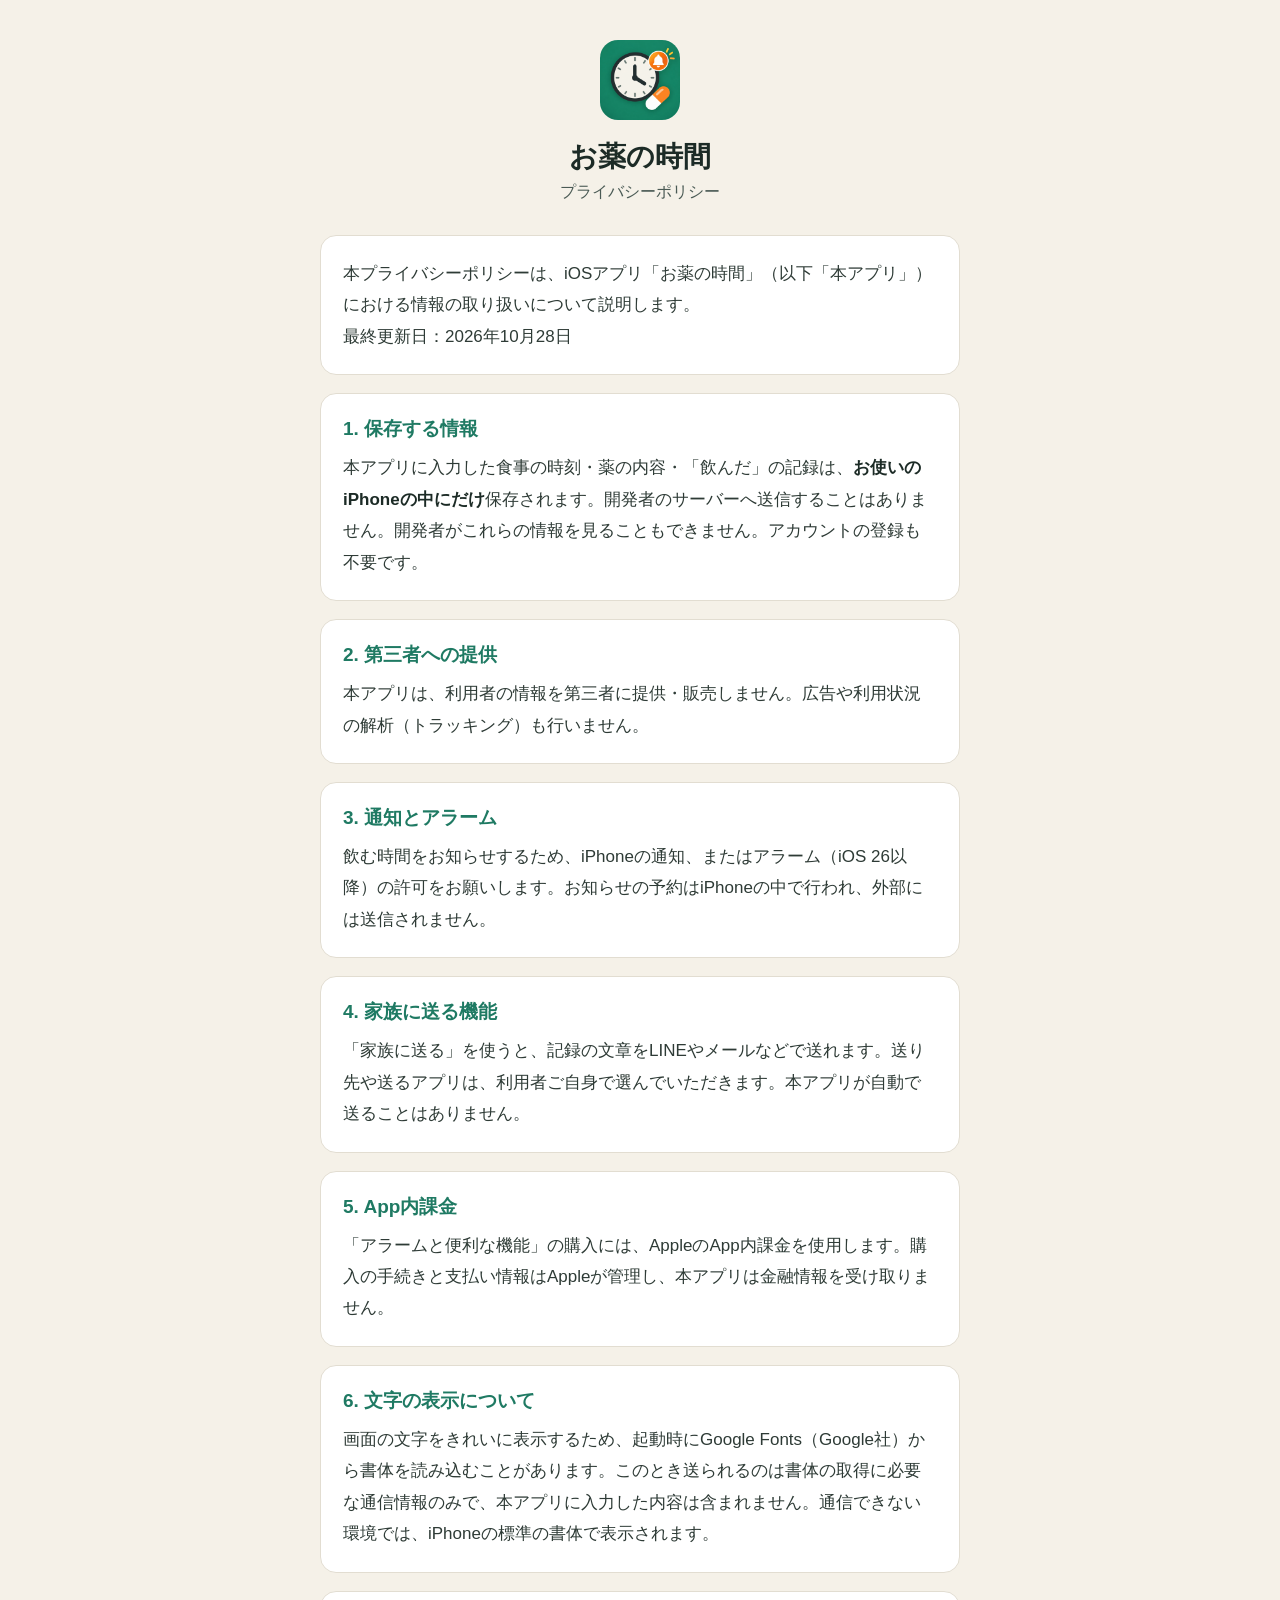
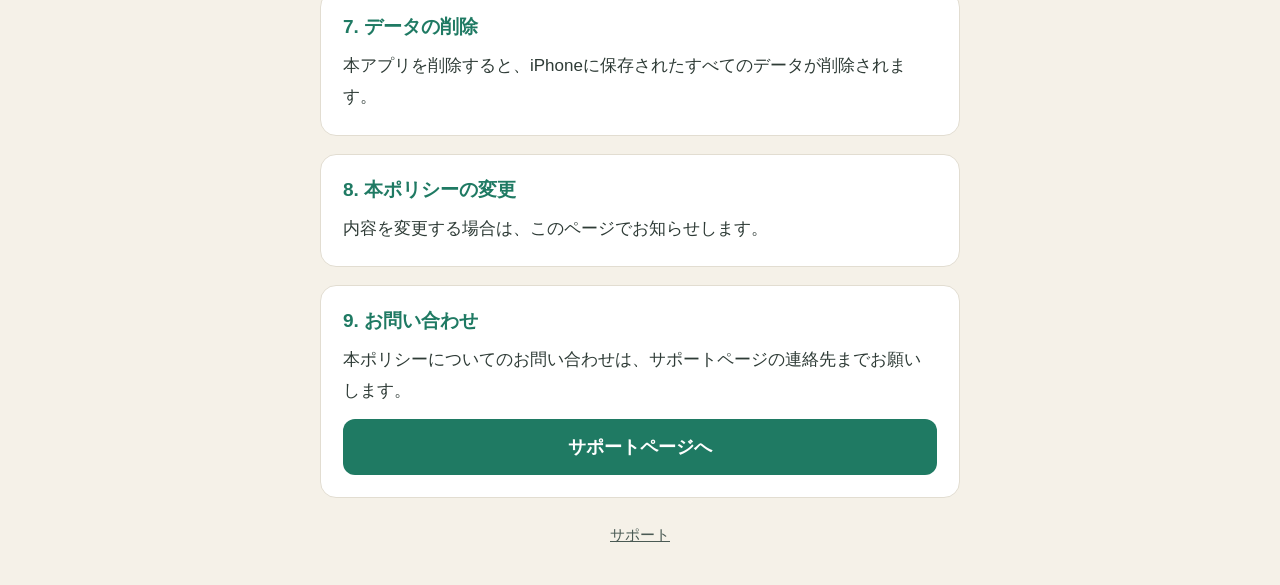
<file: index.html>
<!doctype html><html lang="ja"><head><meta charset="utf-8">
<meta name="viewport" content="width=device-width,initial-scale=1">
<title>プライバシーポリシー — お薬の時間</title><link rel="stylesheet" href="style.css"></head>
<body><div class="container">
<div class="header"><img class="icon" src="icon.png" alt=""><h1>お薬の時間</h1><p class="subtitle">プライバシーポリシー</p></div>
<div class="card"><p>本プライバシーポリシーは、iOSアプリ「お薬の時間」（以下「本アプリ」）における情報の取り扱いについて説明します。<br>最終更新日：2026年10月28日</p></div>
<div class="card"><h2>1. 保存する情報</h2><p>本アプリに入力した食事の時刻・薬の内容・「飲んだ」の記録は、<b>お使いのiPhoneの中にだけ</b>保存されます。開発者のサーバーへ送信することはありません。開発者がこれらの情報を見ることもできません。アカウントの登録も不要です。</p></div>
<div class="card"><h2>2. 第三者への提供</h2><p>本アプリは、利用者の情報を第三者に提供・販売しません。広告や利用状況の解析（トラッキング）も行いません。</p></div>
<div class="card"><h2>3. 通知とアラーム</h2><p>飲む時間をお知らせするため、iPhoneの通知、またはアラーム（iOS 26以降）の許可をお願いします。お知らせの予約はiPhoneの中で行われ、外部には送信されません。</p></div>
<div class="card"><h2>4. 家族に送る機能</h2><p>「家族に送る」を使うと、記録の文章をLINEやメールなどで送れます。送り先や送るアプリは、利用者ご自身で選んでいただきます。本アプリが自動で送ることはありません。</p></div>
<div class="card"><h2>5. App内課金</h2><p>「アラームと便利な機能」の購入には、AppleのApp内課金を使用します。購入の手続きと支払い情報はAppleが管理し、本アプリは金融情報を受け取りません。</p></div>
<div class="card"><h2>6. 文字の表示について</h2><p>画面の文字をきれいに表示するため、起動時にGoogle Fonts（Google社）から書体を読み込むことがあります。このとき送られるのは書体の取得に必要な通信情報のみで、本アプリに入力した内容は含まれません。通信できない環境では、iPhoneの標準の書体で表示されます。</p></div>
<div class="card"><h2>7. データの削除</h2><p>本アプリを削除すると、iPhoneに保存されたすべてのデータが削除されます。</p></div>
<div class="card"><h2>8. 本ポリシーの変更</h2><p>内容を変更する場合は、このページでお知らせします。</p></div>
<div class="card"><h2>9. お問い合わせ</h2><p>本ポリシーについてのお問い合わせは、サポートページの連絡先までお願いします。</p><a class="contact-btn" href="support.html">サポートページへ</a></div>
<div class="footer"><a href="support.html">サポート</a></div>
</div></body></html>
</file>
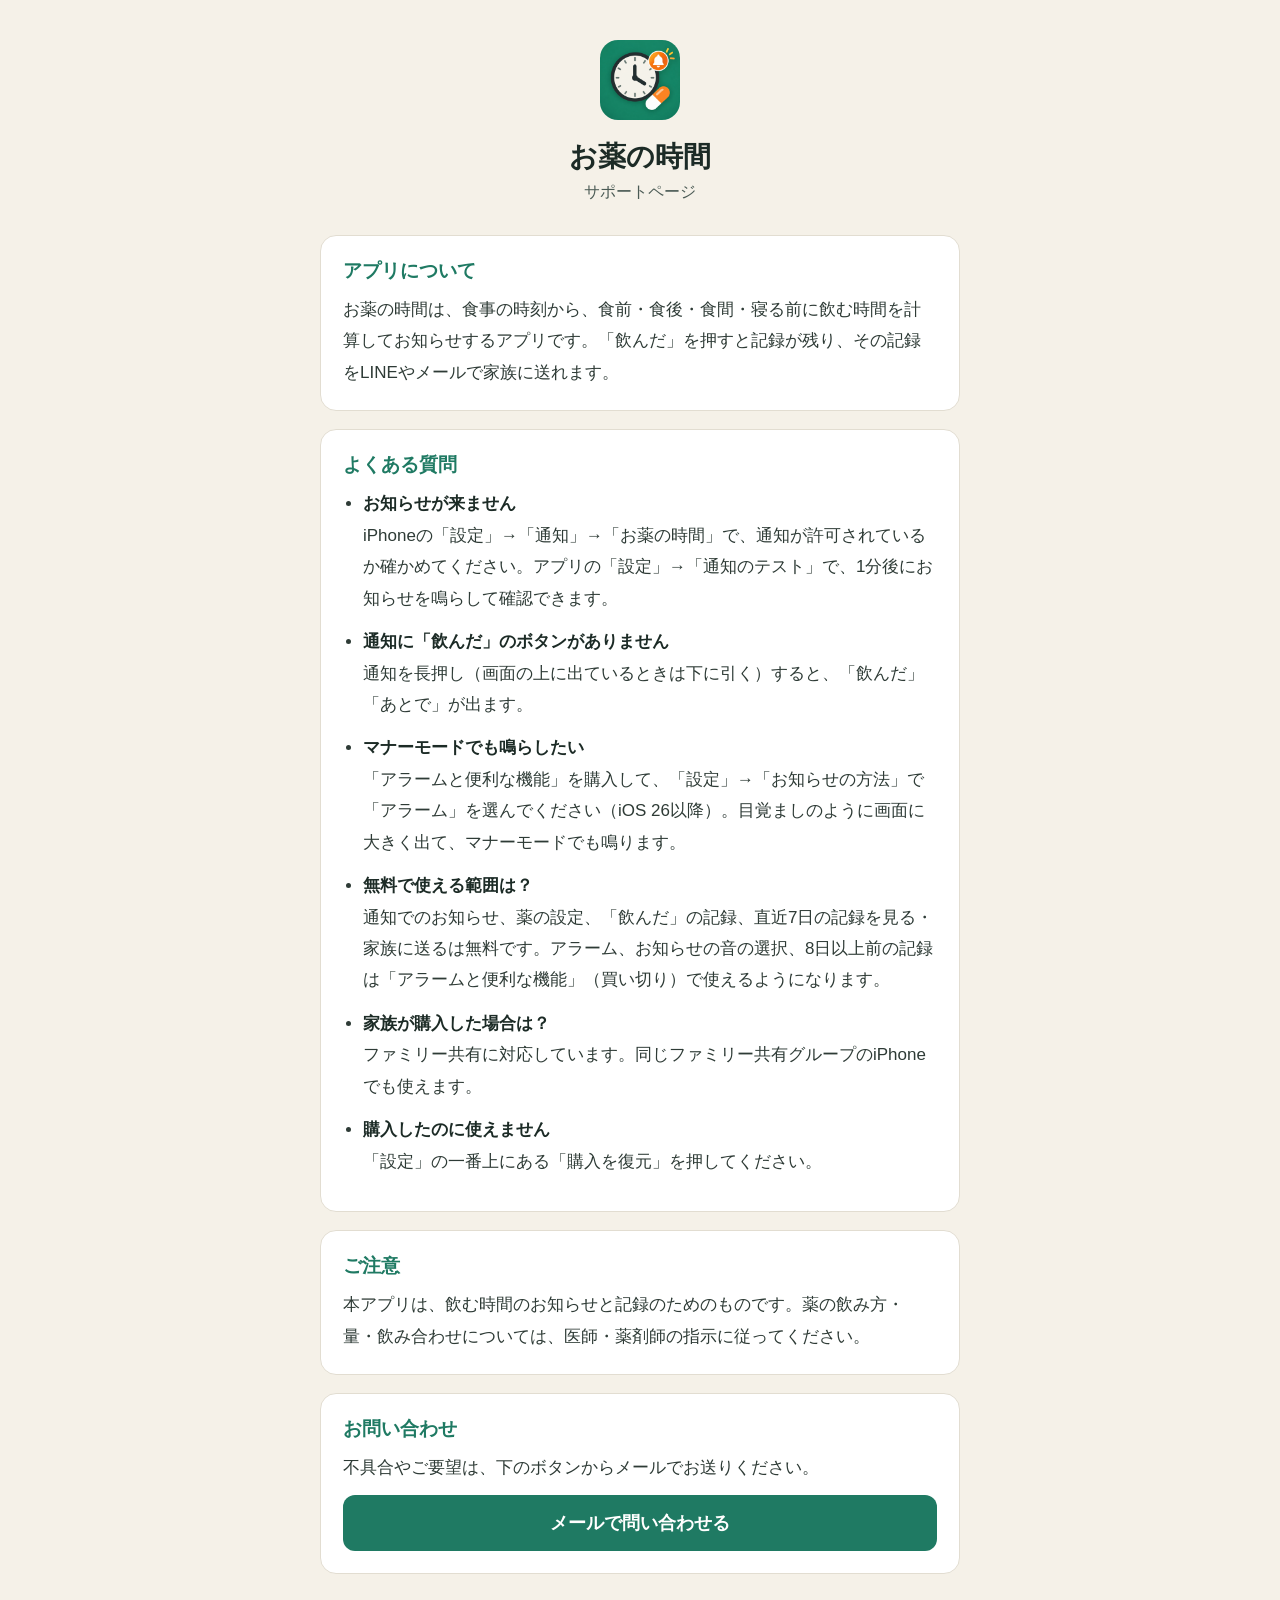
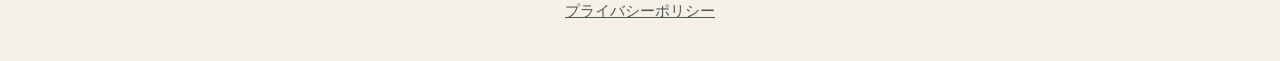
<file: support.html>
<!doctype html><html lang="ja"><head><meta charset="utf-8">
<meta name="viewport" content="width=device-width,initial-scale=1">
<title>サポート — お薬の時間</title><link rel="stylesheet" href="style.css"></head>
<body><div class="container">
<div class="header"><img class="icon" src="icon.png" alt=""><h1>お薬の時間</h1><p class="subtitle">サポートページ</p></div>
<div class="card"><h2>アプリについて</h2><p>お薬の時間は、食事の時刻から、食前・食後・食間・寝る前に飲む時間を計算してお知らせするアプリです。「飲んだ」を押すと記録が残り、その記録をLINEやメールで家族に送れます。</p></div>
<div class="card"><h2>よくある質問</h2><ul>
<li><b>お知らせが来ません</b><br>iPhoneの「設定」→「通知」→「お薬の時間」で、通知が許可されているか確かめてください。アプリの「設定」→「通知のテスト」で、1分後にお知らせを鳴らして確認できます。</li>
<li><b>通知に「飲んだ」のボタンがありません</b><br>通知を長押し（画面の上に出ているときは下に引く）すると、「飲んだ」「あとで」が出ます。</li>
<li><b>マナーモードでも鳴らしたい</b><br>「アラームと便利な機能」を購入して、「設定」→「お知らせの方法」で「アラーム」を選んでください（iOS 26以降）。目覚ましのように画面に大きく出て、マナーモードでも鳴ります。</li>
<li><b>無料で使える範囲は？</b><br>通知でのお知らせ、薬の設定、「飲んだ」の記録、直近7日の記録を見る・家族に送るは無料です。アラーム、お知らせの音の選択、8日以上前の記録は「アラームと便利な機能」（買い切り）で使えるようになります。</li>
<li><b>家族が購入した場合は？</b><br>ファミリー共有に対応しています。同じファミリー共有グループのiPhoneでも使えます。</li>
<li><b>購入したのに使えません</b><br>「設定」の一番上にある「購入を復元」を押してください。</li>
</ul></div>
<div class="card"><h2>ご注意</h2><p>本アプリは、飲む時間のお知らせと記録のためのものです。薬の飲み方・量・飲み合わせについては、医師・薬剤師の指示に従ってください。</p></div>
<div class="card"><h2>お問い合わせ</h2><p>不具合やご要望は、下のボタンからメールでお送りください。</p><a class="contact-btn" href="mailto:kenta19920120@icloud.com?subject=%E3%81%8A%E8%96%AC%E3%81%AE%E6%99%82%E9%96%93%E3%81%AB%E3%81%A4%E3%81%84%E3%81%A6">メールで問い合わせる</a></div>
<div class="footer"><a href="index.html">プライバシーポリシー</a></div>
</div></body></html>
</file>
<file: style.css>
*{margin:0;padding:0;box-sizing:border-box}
body{font-family:-apple-system,BlinkMacSystemFont,"Hiragino Sans",sans-serif;background:#F5F1E8;color:#1C2B26;
     min-height:100vh;display:flex;flex-direction:column;align-items:center;padding:40px 18px}
.container{max-width:640px;width:100%}
.header{text-align:center;margin-bottom:32px}
.icon{width:80px;height:80px;border-radius:18px;margin-bottom:14px}
h1{font-size:28px;font-weight:800;margin-bottom:6px}
.subtitle{color:#4A5A54;font-size:16px}
.card{background:#fff;border:1px solid #E2DDD1;border-radius:16px;padding:22px;margin-bottom:18px}
.card h2{font-size:19px;font-weight:800;margin-bottom:10px;color:#1F7A63}
.card p,.card li{font-size:17px;line-height:1.85;color:#2E3B36}
.card ul{padding-left:20px}
.card li{margin-bottom:12px}
.card b{color:#1C2B26}
.contact-btn{display:block;background:#1F7A63;color:#fff;text-decoration:none;text-align:center;font-weight:800;
             font-size:18px;padding:16px 24px;border-radius:12px;margin-top:12px}
.footer{text-align:center;color:#6B7A74;font-size:15px;margin-top:28px}
.footer a{color:#4A5A54}
</file>
